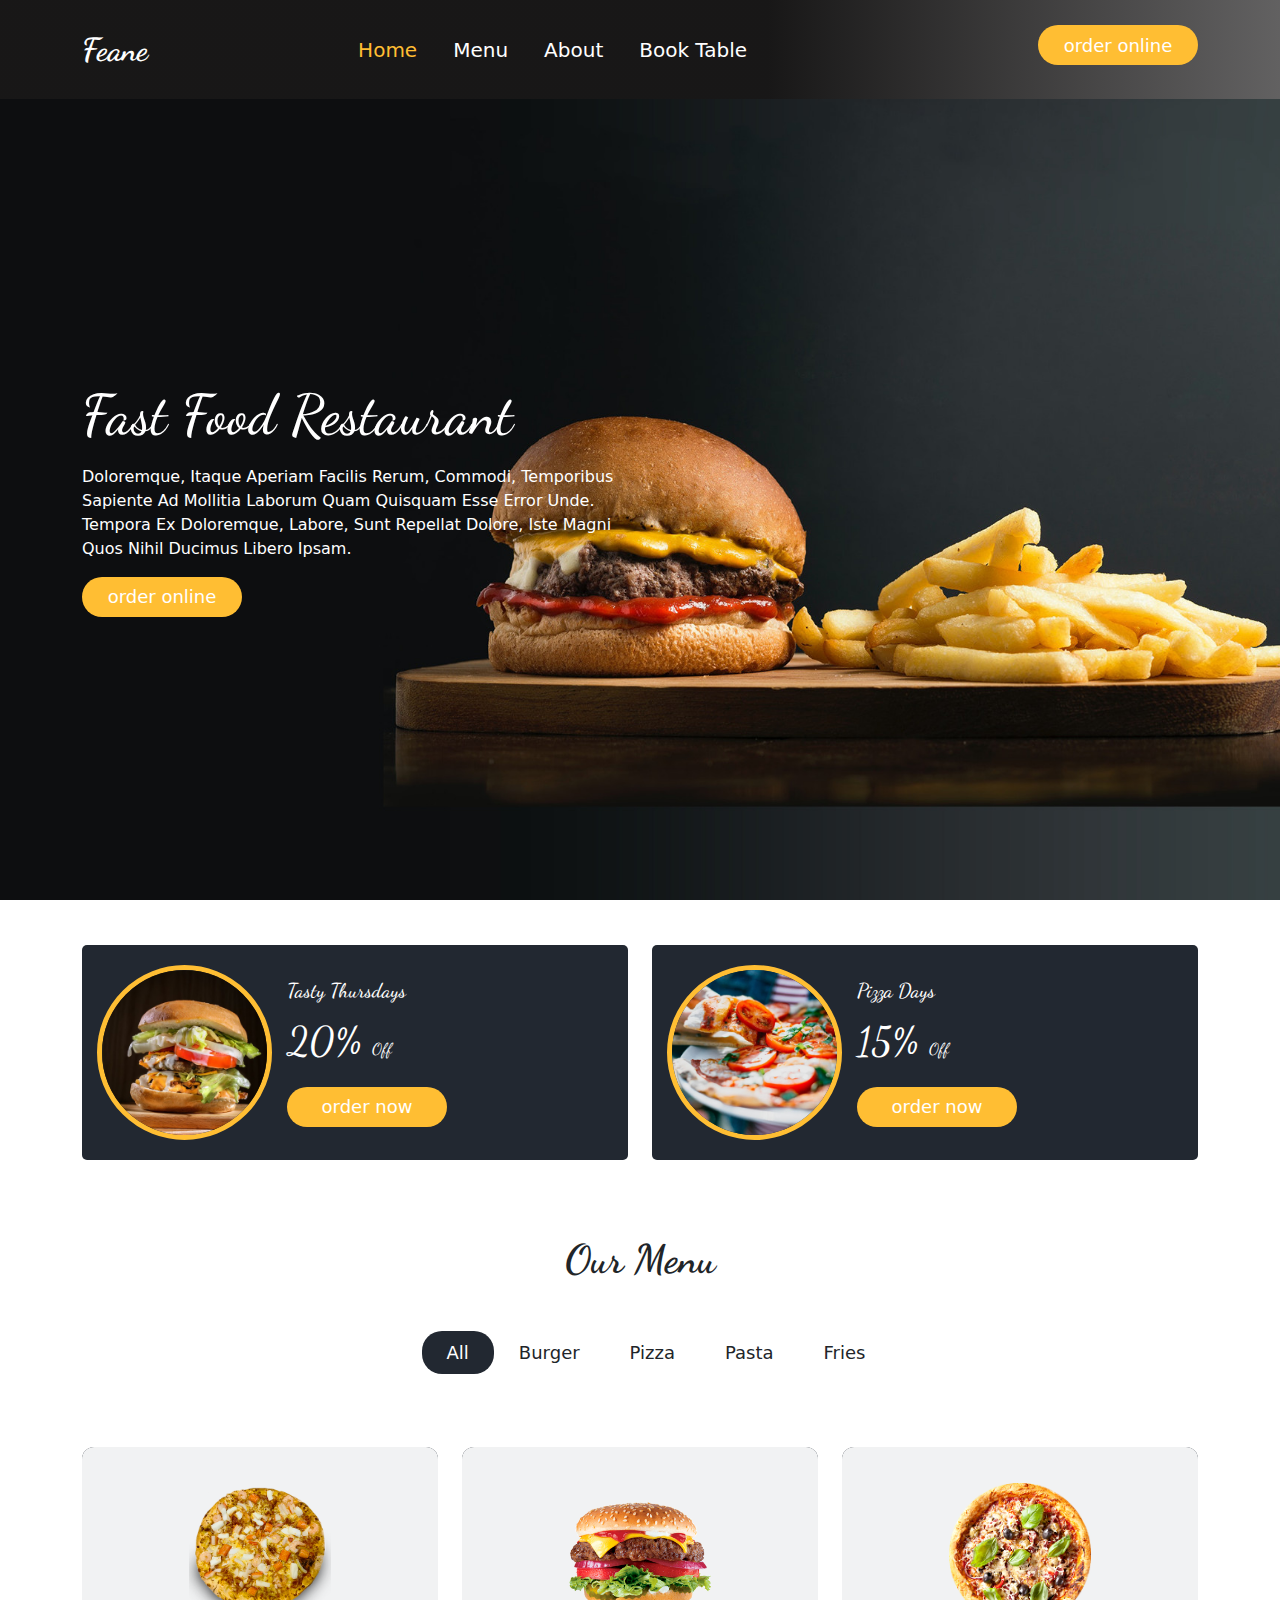
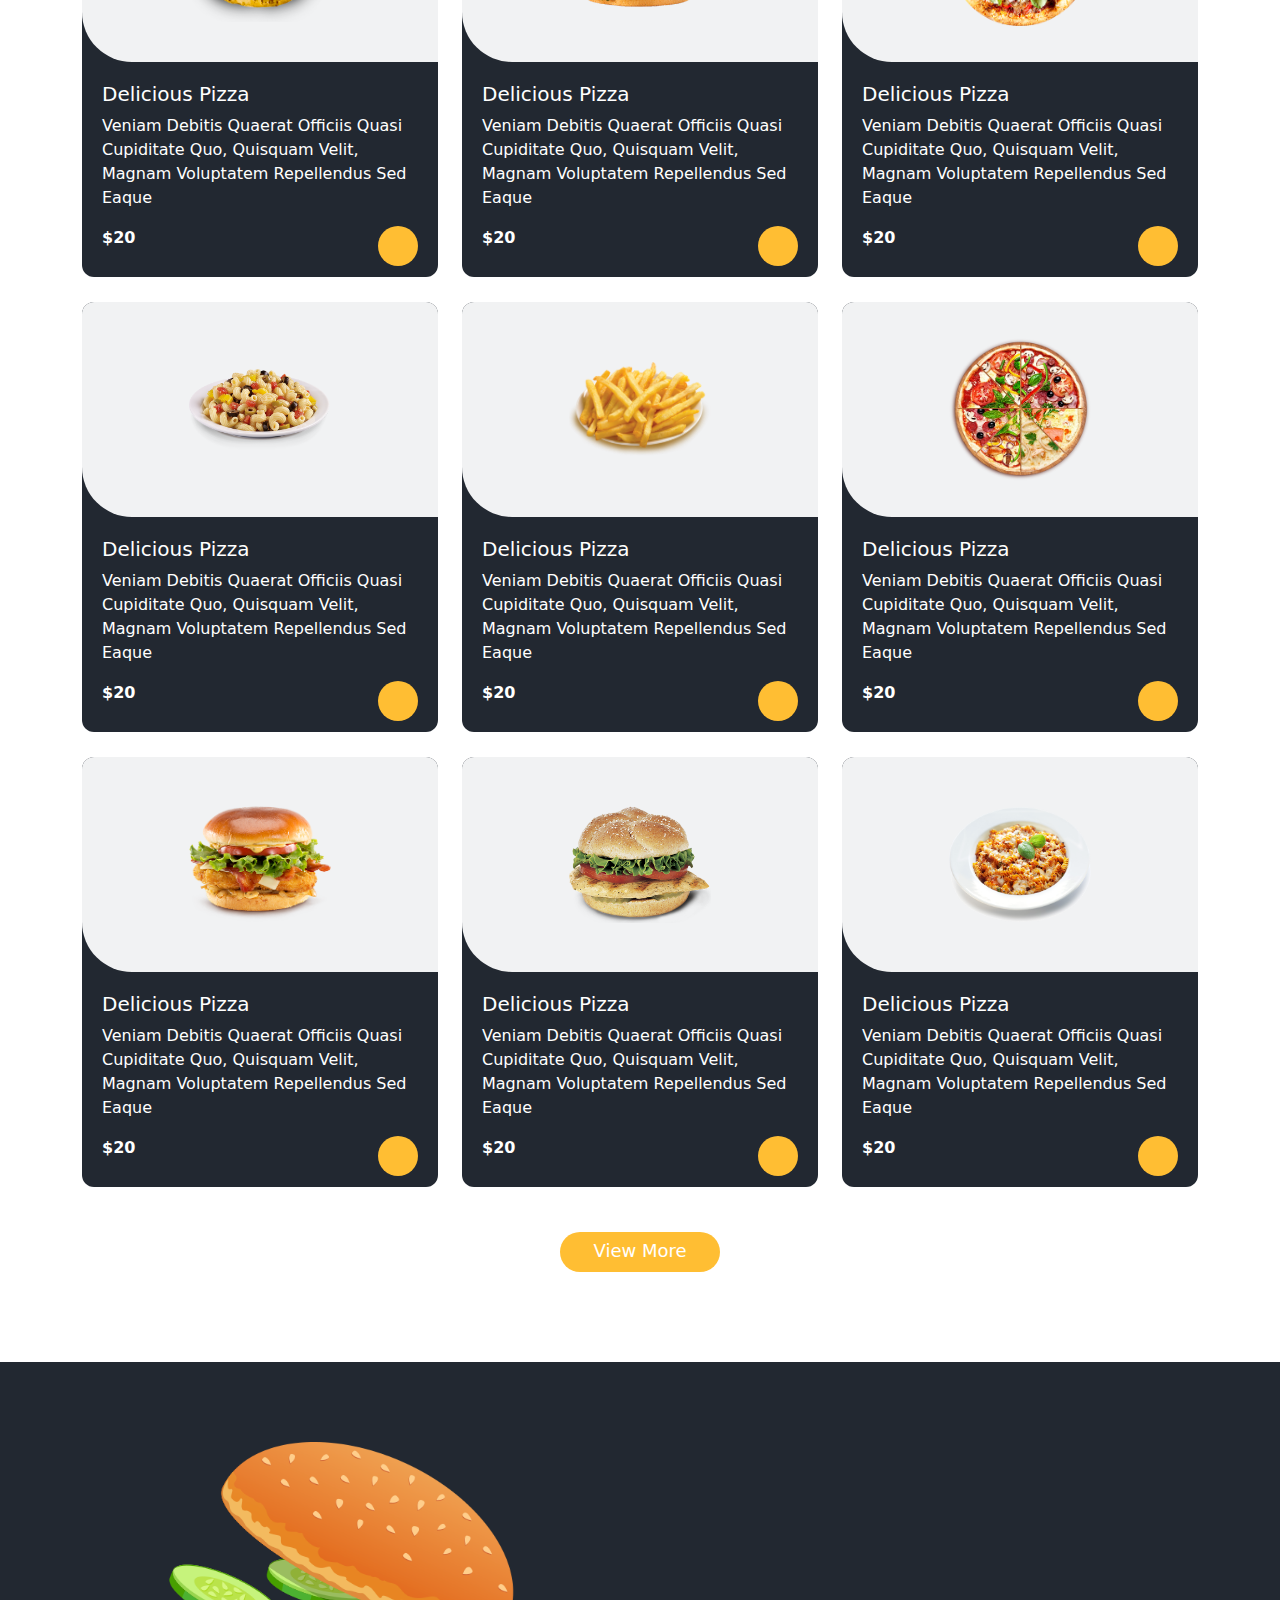
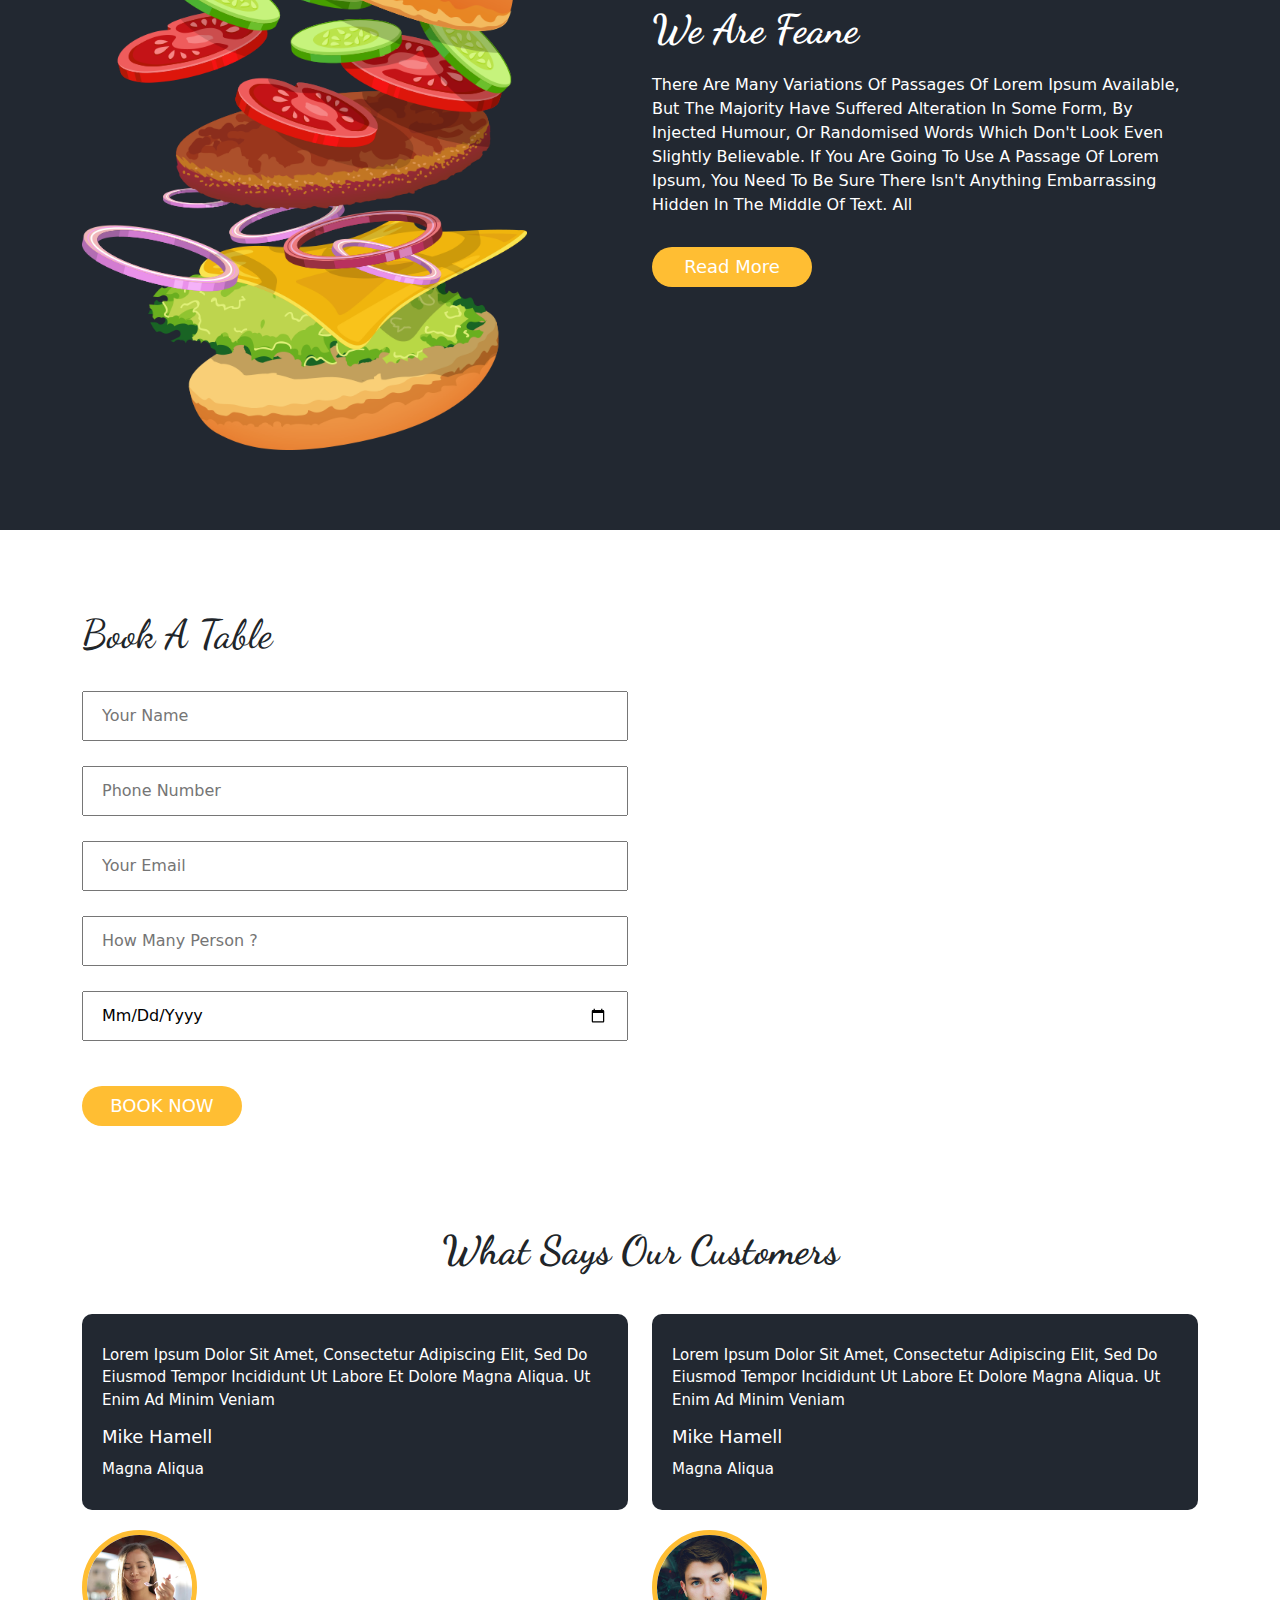
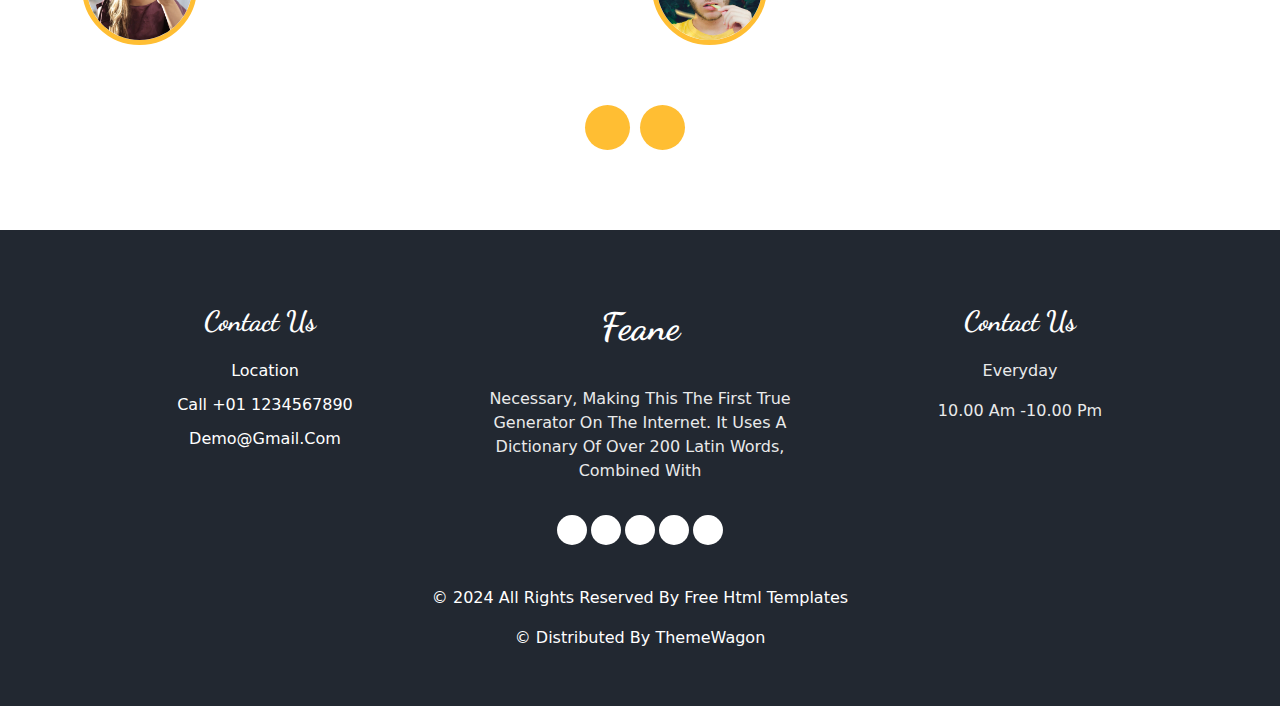
<file: index.html>
<!DOCTYPE html>
<html lang="en">

<head>
    <meta charset="UTF-8">
    <meta name="viewport" content="width=device-width, initial-scale=1.0">
    <title>page 1</title>

    <!-- This link css file-->
    <link rel="stylesheet" href="./all/css/style.css">

    <!-- This link css bootstarb file -->
    <link rel="stylesheet" href="./all/vendor/css_boot_strap/bootstrap.min.css">

    <!-- This link Google fonts -->
    <link rel="preconnect" href="https://fonts.googleapis.com">
    <link rel="preconnect" href="https://fonts.gstatic.com" crossorigin>
    <link
        href="https://fonts.googleapis.com/css2?family=Barlow+Condensed:wght@100;200;300;400;500;600&family=Cairo:wght@200;300;400;500;600;700;800&family=Dancing+Script:wght@400;500;600;700&family=Kanit:wght@300;500&family=Newsreader:opsz,wght@6..72,600&family=Roboto:wght@100;300;400;500&family=Satisfy&display=swap"
        rel="stylesheet">

    <!-- This link Icons  -->
    <link rel="stylesheet" href="https://cdnjs.cloudflare.com/ajax/libs/font-awesome/6.4.2/css/all.min.css"
        integrity="sha512-z3gLpd7yknf1YoNbCzqRKc4qyor8gaKU1qmn+CShxbuBusANI9QpRohGBreCFkKxLhei6S9CQXFEbbKuqLg0DA=="
        crossorigin="anonymous" referrerpolicy="no-referrer">

</head>

<body>

    <!-- start navbar  -->
    <nav class="navbar navbar-expand-lg bg-body-tertiary">
        <div class="container">
            <a class="navbar-brand title_nav" href="#">feane</a>
            <button class="navbar-toggler" type="button" data-bs-toggle="collapse"
                data-bs-target="#navbarSupportedContent" aria-controls="navbarSupportedContent" aria-expanded="false"
                aria-label="Toggle navigation">
                <span class="navbar-toggler-icon"></span>
            </button>

            <div class="collapse navbar-collapse" id="navbarSupportedContent">


                <ul class="navbar-nav mb-2 mb-lg-0">
                    <li class="nav-item ">
                        <a class="nav-link active" aria-current="page" href="#">Home</a>
                    </li>
                    <li class="nav-item">
                        <a class="nav-link" href="menu.html">menu</a>
                    </li>
                    <li class="nav-item">
                        <a class="nav-link" href="about.html">about</a>
                    </li>
                    <li class="nav-item">
                        <a class="nav-link" href="book.html">book table</a>
                    </li>
                </ul>

                <ul class="icons_nav">
                    <li><i class="fa-regular fa-user"></i></li>
                    <li><i class="fa-solid fa-cart-shopping"></i></li>
                    <li><i class="fa-solid fa-magnifying-glass"></i></li>

                    <button class="button">order online</button>
                </ul>


            </div>
        </div>
    </nav>
    <!-- end navbar  -->


    <!-- start header  -->
    <header class="landing">
        <div class="container">
            <div class="row">
                <div class="col-lg-6">
                    <h1>Fast Food Restaurant</h1>
                    <p>
                        Doloremque, itaque aperiam facilis rerum, commodi, temporibus sapiente ad mollitia laborum
                        quam
                        quisquam esse error
                        unde. Tempora ex doloremque, labore, sunt repellat dolore, iste magni quos nihil ducimus
                        libero
                        ipsam.
                    </p>
                    <button class="button">order online</button>
                </div>
            </div>
        </div>
    </header>
    <!-- end header  -->

    <!-- start header Element -->
    <section class="header_element">
        <div class="container">
            <div class="row">
                <div class="col-lg-6 col-md-6 col-sm-12">
                    <div class="all_element_header">
                        <div class="img_header_element">
                            <img src="./all/media/o1.jpg" alt="">
                        </div>
                        <div class="text_header_element">
                            <h2>Tasty Thursdays</h2>
                            <p>20% <span>off</span></p>
                            <button>order now <span><i class="fa-solid fa-cart-shopping"></i></span></button>
                        </div>
                    </div>
                </div>

                <div class="col-lg-6 col-md-6 col-sm-12">
                    <div class="all_element_header">
                        <div class="img_header_element">
                            <img src="./all/media/o2.jpg" alt="">
                        </div>
                        <div class="text_header_element">
                            <h2>Pizza Days</h2>
                            <p>15% <span>off</span></p>
                            <button>order now <span><i class="fa-solid fa-cart-shopping"></i></span></button>
                        </div>
                    </div>
                </div>
            </div>
        </div>
    </section>
    <!-- end header Element -->

    <!-- start section 1 our working  -->
    <section class="sec1">
        <div class="container">
            <div class="header_our text-center">
                <h2>our menu</h2>

                <ul>
                    <li class="list_active">all</li>
                    <li>Burger</li>
                    <li>Pizza</li>
                    <li>Pasta</li>
                    <li>Fries</li>
                </ul>
            </div>

            <div class="all_box_sec1">
                <div class="row">
                    <div class="col-lg-4 col-md-6 col-sm-12">
                        <div class="box_sec1">
                            <div class="img_sec1">
                                <img src="./all/media/f1.png" alt="">
                            </div>
                            <div class="text_sec1">
                                <h4>Delicious Pizza</h4>
                                <p class="p_box_top_sec1">Veniam Debitis Quaerat Officiis Quasi Cupiditate Quo, Quisquam
                                    Velit, Magnam
                                    Voluptatem Repellendus Sed Eaque</p>
                                <div class="icons_box_sec1">
                                    <p>$20</p>
                                    <span><i class="fa-solid fa-cart-shopping"></i></span>
                                </div>
                            </div>
                        </div>
                    </div>
                    <div class="col-lg-4 col-md-6 col-sm-12">
                        <div class="box_sec1">
                            <div class="img_sec1">
                                <img src="./all/media/f2.png" alt="">
                            </div>
                            <div class="text_sec1">
                                <h4>Delicious Pizza</h4>
                                <p class="p_box_top_sec1">Veniam Debitis Quaerat Officiis Quasi Cupiditate Quo, Quisquam
                                    Velit, Magnam
                                    Voluptatem Repellendus Sed Eaque</p>
                                <div class="icons_box_sec1">
                                    <p>$20</p>
                                    <span><i class="fa-solid fa-cart-shopping"></i></span>
                                </div>
                            </div>
                        </div>
                    </div>
                    <div class="col-lg-4 col-md-6 col-sm-12">
                        <div class="box_sec1">
                            <div class="img_sec1">
                                <img src="./all/media/f3.png" alt="">
                            </div>
                            <div class="text_sec1">
                                <h4>Delicious Pizza</h4>
                                <p class="p_box_top_sec1">Veniam Debitis Quaerat Officiis Quasi Cupiditate Quo, Quisquam
                                    Velit, Magnam
                                    Voluptatem Repellendus Sed Eaque</p>
                                <div class="icons_box_sec1">
                                    <p>$20</p>
                                    <span><i class="fa-solid fa-cart-shopping"></i></span>
                                </div>
                            </div>
                        </div>
                    </div>
                    <div class="col-lg-4 col-md-6 col-sm-12">
                        <div class="box_sec1">
                            <div class="img_sec1">
                                <img src="./all/media/f4.png" alt="">
                            </div>
                            <div class="text_sec1">
                                <h4>Delicious Pizza</h4>
                                <p class="p_box_top_sec1">Veniam Debitis Quaerat Officiis Quasi Cupiditate Quo, Quisquam
                                    Velit, Magnam
                                    Voluptatem Repellendus Sed Eaque</p>
                                <div class="icons_box_sec1">
                                    <p>$20</p>
                                    <span><i class="fa-solid fa-cart-shopping"></i></span>
                                </div>
                            </div>
                        </div>
                    </div>
                    <div class="col-lg-4 col-md-6 col-sm-12">
                        <div class="box_sec1">
                            <div class="img_sec1">
                                <img src="./all/media/f5.png" alt="">
                            </div>
                            <div class="text_sec1">
                                <h4>Delicious Pizza</h4>
                                <p class="p_box_top_sec1">Veniam Debitis Quaerat Officiis Quasi Cupiditate Quo, Quisquam
                                    Velit, Magnam
                                    Voluptatem Repellendus Sed Eaque</p>
                                <div class="icons_box_sec1">
                                    <p>$20</p>
                                    <span><i class="fa-solid fa-cart-shopping"></i></span>
                                </div>
                            </div>
                        </div>
                    </div>
                    <div class="col-lg-4 col-md-6 col-sm-12">
                        <div class="box_sec1">
                            <div class="img_sec1">
                                <img src="./all/media/f6.png" alt="">
                            </div>
                            <div class="text_sec1">
                                <h4>Delicious Pizza</h4>
                                <p class="p_box_top_sec1">Veniam Debitis Quaerat Officiis Quasi Cupiditate Quo, Quisquam
                                    Velit, Magnam
                                    Voluptatem Repellendus Sed Eaque</p>
                                <div class="icons_box_sec1">
                                    <p>$20</p>
                                    <span><i class="fa-solid fa-cart-shopping"></i></span>
                                </div>
                            </div>
                        </div>
                    </div>
                    <div class="col-lg-4 col-md-6 col-sm-12">
                        <div class="box_sec1">
                            <div class="img_sec1">
                                <img src="./all/media/f7.png" alt="">
                            </div>
                            <div class="text_sec1">
                                <h4>Delicious Pizza</h4>
                                <p class="p_box_top_sec1">Veniam Debitis Quaerat Officiis Quasi Cupiditate Quo, Quisquam
                                    Velit, Magnam
                                    Voluptatem Repellendus Sed Eaque</p>
                                <div class="icons_box_sec1">
                                    <p>$20</p>
                                    <span><i class="fa-solid fa-cart-shopping"></i></span>
                                </div>
                            </div>
                        </div>
                    </div>
                    <div class="col-lg-4 col-md-6 col-sm-12">
                        <div class="box_sec1">
                            <div class="img_sec1">
                                <img src="./all/media/f8.png" alt="">
                            </div>
                            <div class="text_sec1">
                                <h4>Delicious Pizza</h4>
                                <p class="p_box_top_sec1">Veniam Debitis Quaerat Officiis Quasi Cupiditate Quo, Quisquam
                                    Velit, Magnam
                                    Voluptatem Repellendus Sed Eaque</p>
                                <div class="icons_box_sec1">
                                    <p>$20</p>
                                    <span><i class="fa-solid fa-cart-shopping"></i></span>
                                </div>
                            </div>
                        </div>
                    </div>
                    <div class="col-lg-4 col-md-6 col-sm-12">
                        <div class="box_sec1">
                            <div class="img_sec1">
                                <img src="./all/media/f9.png" alt="">
                            </div>
                            <div class="text_sec1">
                                <h4>Delicious Pizza</h4>
                                <p class="p_box_top_sec1">Veniam Debitis Quaerat Officiis Quasi Cupiditate Quo, Quisquam
                                    Velit, Magnam
                                    Voluptatem Repellendus Sed Eaque</p>
                                <div class="icons_box_sec1">
                                    <p>$20</p>
                                    <span><i class="fa-solid fa-cart-shopping"></i></span>
                                </div>
                            </div>
                        </div>
                    </div>
                </div>
            </div>
            <div class="btn_sec1">
                <div class="but_sec1_bottom text-center">view more</div>
            </div>
        </div>

    </section>
    <!-- end section 1 our working  -->

    <!-- start section 2  -->
    <section class="sec2">
        <div class="container">
            <div class="row all_sec2">
                <div class="col-lg-6 col-md-6 col-sm-12">
                    <div class="img_sec2">
                        <img src="./all/media/about-img.png" alt="">
                    </div>
                </div>
                <div class="col-lg-6 col-md-6 col-sm-12">
                    <div class="text_sec2">
                        <h2>We Are Feane</h2>
                        <p>There are many variations of passages of Lorem Ipsum available, but the majority have
                            suffered alteration in some form,
                            by injected humour, or randomised words which don't look even slightly believable. If
                            you are going to use a passage of
                            Lorem Ipsum, you need to be sure there isn't anything embarrassing hidden in the middle
                            of text. All
                        </p>
                        <button>read more</button>
                    </div>
                </div>

            </div>
        </div>
    </section>
    <!-- end section 2  -->

    <!-- start section 3 form  -->
    <section class="sec3">
        <div class="container">
            <div class="header_sec3">
                <h2>Book A Table</h2>
            </div>

            <div class="row sec3_row">
                <div class="col-lg-6 col-md-6 col-sm-12">
                    <div class="all_form_sec3">
                        <div class="form_sec3">
                            <form action="">
                                <div>
                                    <input type="text" placeholder="your name">
                                </div>
                                <div>
                                    <input type="number " placeholder="phone number ">
                                </div>
                                <div>
                                    <input type="email" placeholder="your email">
                                </div>
                                <div>
                                    <input type="number" placeholder="how many person ?">
                                </div>
                                <div>
                                    <input type="date" placeholder="">
                                </div>
                            </form>
                        </div>

                        <div class="btn_sec3">
                            <button>book now</button>
                        </div>
                    </div>
                </div>

                <div class="col-lg-6 col-md-6 col-sm-12">
                    <div class="map_sec3">
                        <iframe
                            src="https://www.google.com/maps/embed?pb=!1m14!1m8!1m3!1d756.0582611751925!2d-74.005737!3d40.712886!3m2!1i1024!2i768!4f13.1!3m3!1m2!1s0x89c25a221033756f%3A0xfd3ae0851a438f14!2sServicios%20Gael%20SA!5e0!3m2!1sar!2seg!4v1704485888144!5m2!1sar!2seg"
                            width="600" height="450" style="border:0;" allowfullscreen="" loading="lazy"
                            referrerpolicy="no-referrer-when-downgrade"></iframe>
                    </div>
                </div>

            </div>
        </div>
    </section>
    <!-- end section 3 form  -->

    <!-- start section 4  -->
    <section class="sec4">
        <div class="container">
            <div class="header_sec4">
                <h2>What Says Our Customers</h2>
            </div>

            <div class="row">
                <div class="col-lg-6 col-md-6 col-sm-6">
                    <div class="all_sec4">
                        <div class="text_sec4">
                            <p>Lorem ipsum dolor sit amet, consectetur adipiscing elit, sed do eiusmod tempor incididunt
                                ut labore et dolore magna
                                aliqua. Ut enim ad minim veniam</p>
                            <h5>Mike Hamell</h5>
                            <p>magna aliqua</p>
                        </div>

                        <div class="img_sec4">
                            <img src="./all/media/client1.jpg" alt="">
                        </div>
                    </div>
                </div>

                <div class="col-lg-6 col-md-12 col-sm-12">
                    <div class="all_sec4">
                        <div class="text_sec4">
                            <p>Lorem ipsum dolor sit amet, consectetur adipiscing elit, sed do eiusmod tempor incididunt
                                ut labore et dolore magna
                                aliqua. Ut enim ad minim veniam</p>
                            <h5>Mike Hamell</h5>
                            <p>magna aliqua</p>
                        </div>

                        <div class="img_sec4">
                            <img src="./all/media/client2.jpg" alt="">
                        </div>
                    </div>
                </div>
            </div>

            <div class="left_and_right_sec4">
                <div class="arrow_left arrow_sec4">
                    <i class="fa-solid fa-arrow-left"></i>
                </div>
                <div class="arrow_right arrow_sec4">
                    <i class="fa-solid fa-arrow-right"></i>
                </div>
            </div>

        </div>
    </section>
    <!-- end section 4  -->

    <!-- start footer  -->
    <footer>
        <div class="container">
            <div class="row">
                <div class="col-lg-4 col-md-4 col-sm12">
                    <div class="all_footer_top">
                        <div class="footer_contact">
                            <div class="header_footer_top">
                                <h2>Contact Us</h2>
                            </div>
                            <div class="links_contact">
                                <div>
                                    <i class="fa-solid fa-location-dot"></i>
                                    <p class="footer_contact_p">location</p>
                                </div>
                                <div>
                                    <i class="fa-solid fa-phone"></i>
                                    <p class="footer_contact_p">call +01 1234567890</p>
                                </div>
                                <div>
                                    <i class="fa-solid fa-envelope"></i>
                                    <p class="footer_contact_p">demo@gmail.com</p>
                                </div>
                            </div>
                        </div>
                    </div>
                </div>

                <div class="col-lg-4 col-md-4 col-sm12">
                    <div class="all_footer_social">
                        <div class="header_footer_top">
                            <h2>feane</h2>
                        </div>

                        <div class="social_p">
                            <p>Necessary, making this the first true generator on the Internet. It uses a dictionary of
                                over 200 Latin words, combined
                                with</p>
                        </div>

                        <div class="social_Icons_footer">
                            <div>
                                <i class="fa-brands fa-facebook-f"></i>
                            </div>
                            <div>
                                <i class="fa-brands fa-twitter"></i>
                            </div>
                            <div>
                                <i class="fa-brands fa-linkedin"></i>
                            </div>
                            <div>
                                <i class="fa-brands fa-instagram"></i>
                            </div>
                            <div>
                                <i class="fa-brands fa-pinterest"></i>
                            </div>
                        </div>
                    </div>
                </div>

                <div class="col-lg-4 col-md-4 col-sm12">
                    <div class="all_footer_right">
                        <div class="header_footer_top">
                            <h2>Contact Us</h2>
                        </div>
                        <div class="text_footer_right">
                            <p>Everyday</p>
                            <p>10.00 Am -10.00 Pm</p>
                        </div>
                    </div>
                </div>

            </div>

            <div class="text_footer_bottom">
                <p>© 2024 All Rights Reserved By Free Html Templates</p>
                <p>© Distributed By ThemeWagon</p>
            </div>
        </div>
    </footer>
    <!-- end footer  -->



    <script src="./all/vendor/js_bootstrap/bootstrap.bundle.min.js"></script>
</body>

</html>
</file>
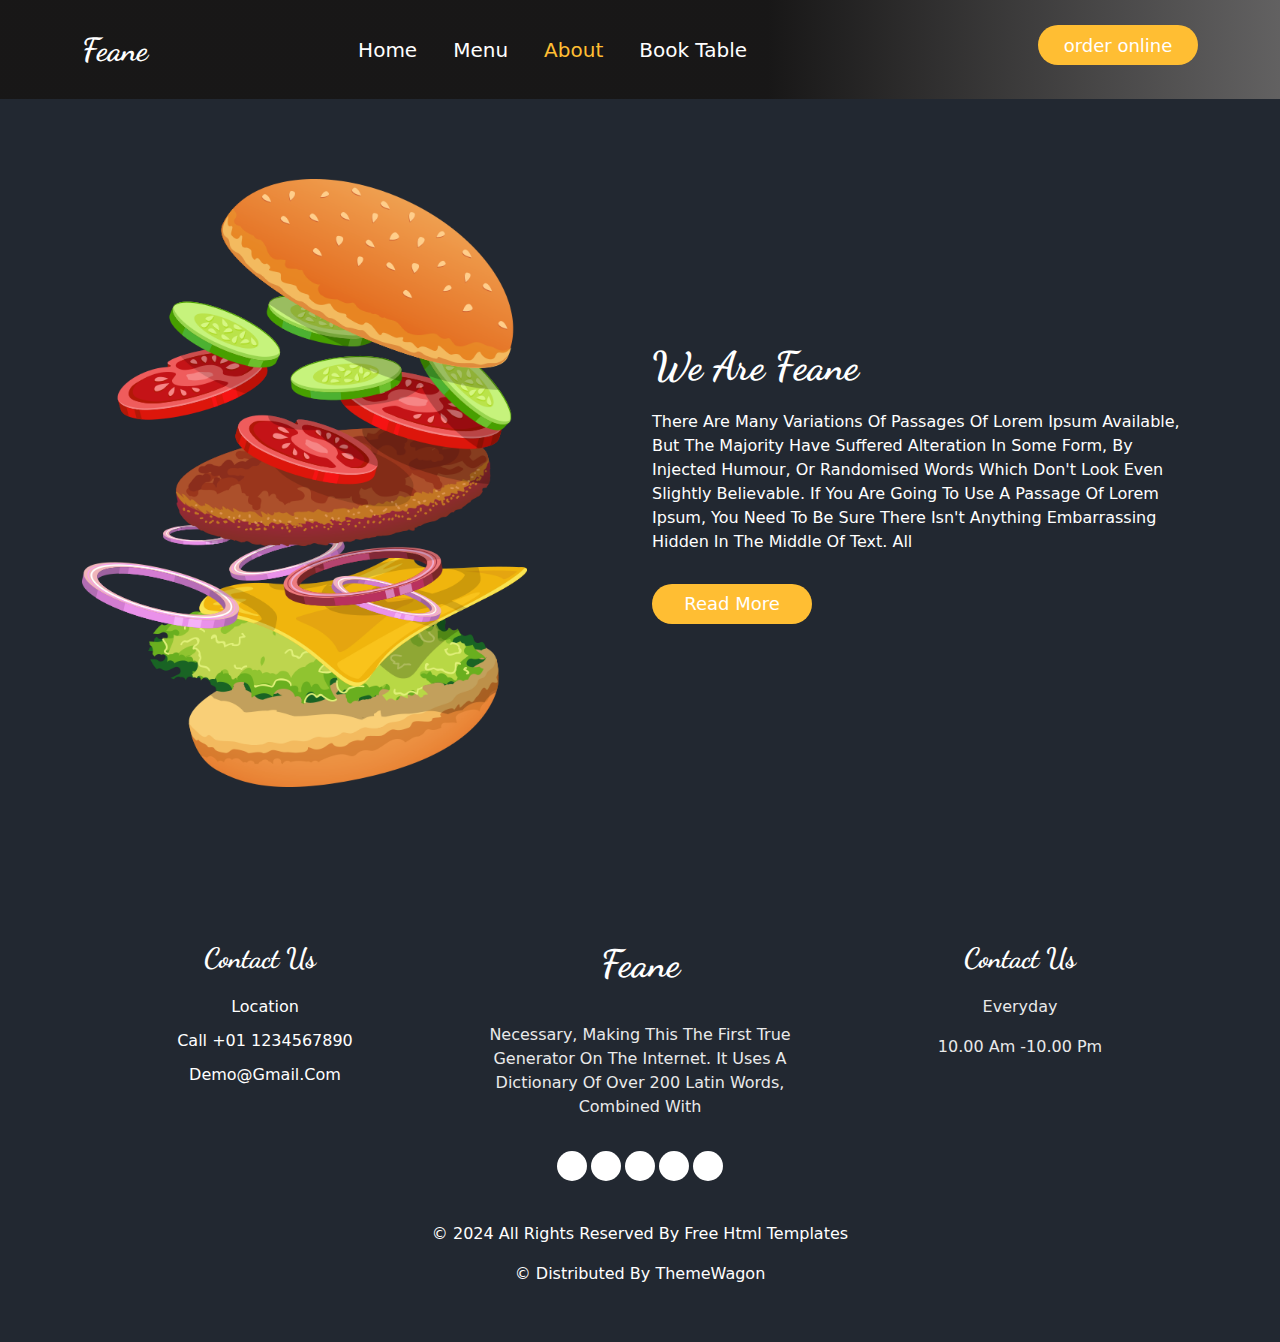
<file: about.html>
<!DOCTYPE html>
<html lang="en">

<head>
    <meta charset="UTF-8">
    <meta name="viewport" content="width=device-width, initial-scale=1.0">
    <title>about</title>

    <!-- This link css file-->
    <link rel="stylesheet" href="./all/css/style.css">

    <!-- This link css bootstarb file -->
    <link rel="stylesheet" href="./all/vendor/css_boot_strap/bootstrap.min.css">

    <!-- This link Google fonts -->
    <link rel="preconnect" href="https://fonts.googleapis.com">
    <link rel="preconnect" href="https://fonts.gstatic.com" crossorigin>
    <link
        href="https://fonts.googleapis.com/css2?family=Barlow+Condensed:wght@100;200;300;400;500;600&family=Cairo:wght@200;300;400;500;600;700;800&family=Dancing+Script:wght@400;500;600;700&family=Kanit:wght@300;500&family=Newsreader:opsz,wght@6..72,600&family=Roboto:wght@100;300;400;500&family=Satisfy&display=swap"
        rel="stylesheet">

    <!-- This link Icons  -->
    <link rel="stylesheet" href="https://cdnjs.cloudflare.com/ajax/libs/font-awesome/6.4.2/css/all.min.css"
        integrity="sha512-z3gLpd7yknf1YoNbCzqRKc4qyor8gaKU1qmn+CShxbuBusANI9QpRohGBreCFkKxLhei6S9CQXFEbbKuqLg0DA=="
        crossorigin="anonymous" referrerpolicy="no-referrer">

    <!-- This is title page -->
    <title>about</title>
</head>

<body>

    <!-- start navbar  -->
    <nav class="navbar navbar-expand-lg bg-body-tertiary">
        <div class="container">
            <a class="navbar-brand title_nav" href="#">feane</a>
            <button class="navbar-toggler" type="button" data-bs-toggle="collapse"
                data-bs-target="#navbarSupportedContent" aria-controls="navbarSupportedContent" aria-expanded="false"
                aria-label="Toggle navigation">
                <span class="navbar-toggler-icon"></span>
            </button>

            <div class="collapse navbar-collapse" id="navbarSupportedContent">


                <ul class="navbar-nav mb-2 mb-lg-0">
                    <li class="nav-item ">
                        <a class="nav-link " aria-current="page" href="index.html">Home</a>
                    </li>
                    <li class="nav-item">
                        <a class="nav-link" href="menu.html">menu</a>
                    </li>
                    <li class="nav-item">
                        <a class="nav-link active" href="#">about</a>
                    </li>
                    <li class="nav-item">
                        <a class="nav-link" href="book.html">book table</a>
                    </li>
                </ul>

                <ul class="icons_nav">
                    <li><i class="fa-regular fa-user"></i></li>
                    <li><i class="fa-solid fa-cart-shopping"></i></li>
                    <li><i class="fa-solid fa-magnifying-glass"></i></li>

                    <button class="button">order online</button>
                </ul>


            </div>
        </div>
    </nav>
    <!-- end navbar  -->

    <!-- start section 2  -->
    <section class="sec2">
        <div class="container">
            <div class="row all_sec2">
                <div class="col-lg-6 col-md-6 col-sm-12">
                    <div class="img_sec2">
                        <img src="./all/media/about-img.png" alt="">
                    </div>
                </div>
                <div class="col-lg-6 col-md-6 col-sm-12">
                    <div class="text_sec2">
                        <h2>We Are Feane</h2>
                        <p>There are many variations of passages of Lorem Ipsum available, but the majority have
                            suffered alteration in some form,
                            by injected humour, or randomised words which don't look even slightly believable. If
                            you are going to use a passage of
                            Lorem Ipsum, you need to be sure there isn't anything embarrassing hidden in the middle
                            of text. All
                        </p>
                        <button>read more</button>
                    </div>
                </div>

            </div>
        </div>
    </section>
    <!-- end section 2  -->

    <!-- start footer  -->
    <footer>
        <div class="container">
            <div class="row">
                <div class="col-lg-4 col-md-4 col-sm12">
                    <div class="all_footer_top">
                        <div class="footer_contact">
                            <div class="header_footer_top">
                                <h2>Contact Us</h2>
                            </div>
                            <div class="links_contact">
                                <div>
                                    <i class="fa-solid fa-location-dot"></i>
                                    <p class="footer_contact_p">location</p>
                                </div>
                                <div>
                                    <i class="fa-solid fa-phone"></i>
                                    <p class="footer_contact_p">call +01 1234567890</p>
                                </div>
                                <div>
                                    <i class="fa-solid fa-envelope"></i>
                                    <p class="footer_contact_p">demo@gmail.com</p>
                                </div>
                            </div>
                        </div>
                    </div>
                </div>

                <div class="col-lg-4 col-md-4 col-sm12">
                    <div class="all_footer_social">
                        <div class="header_footer_top">
                            <h2>feane</h2>
                        </div>

                        <div class="social_p">
                            <p>Necessary, making this the first true generator on the Internet. It uses a dictionary of
                                over 200 Latin words, combined
                                with</p>
                        </div>

                        <div class="social_Icons_footer">
                            <div>
                                <i class="fa-brands fa-facebook-f"></i>
                            </div>
                            <div>
                                <i class="fa-brands fa-twitter"></i>
                            </div>
                            <div>
                                <i class="fa-brands fa-linkedin"></i>
                            </div>
                            <div>
                                <i class="fa-brands fa-instagram"></i>
                            </div>
                            <div>
                                <i class="fa-brands fa-pinterest"></i>
                            </div>
                        </div>
                    </div>
                </div>

                <div class="col-lg-4 col-md-4 col-sm12">
                    <div class="all_footer_right">
                        <div class="header_footer_top">
                            <h2>Contact Us</h2>
                        </div>
                        <div class="text_footer_right">
                            <p>Everyday</p>
                            <p>10.00 Am -10.00 Pm</p>
                        </div>
                    </div>
                </div>

            </div>

            <div class="text_footer_bottom">
                <p>© 2024 All Rights Reserved By Free Html Templates</p>
                <p>© Distributed By ThemeWagon</p>
            </div>
        </div>
    </footer>
    <!-- end footer  -->



    <script src="./all/vendor/js_bootstrap/bootstrap.bundle.min.js"></script>
</body>

</html>
</file>
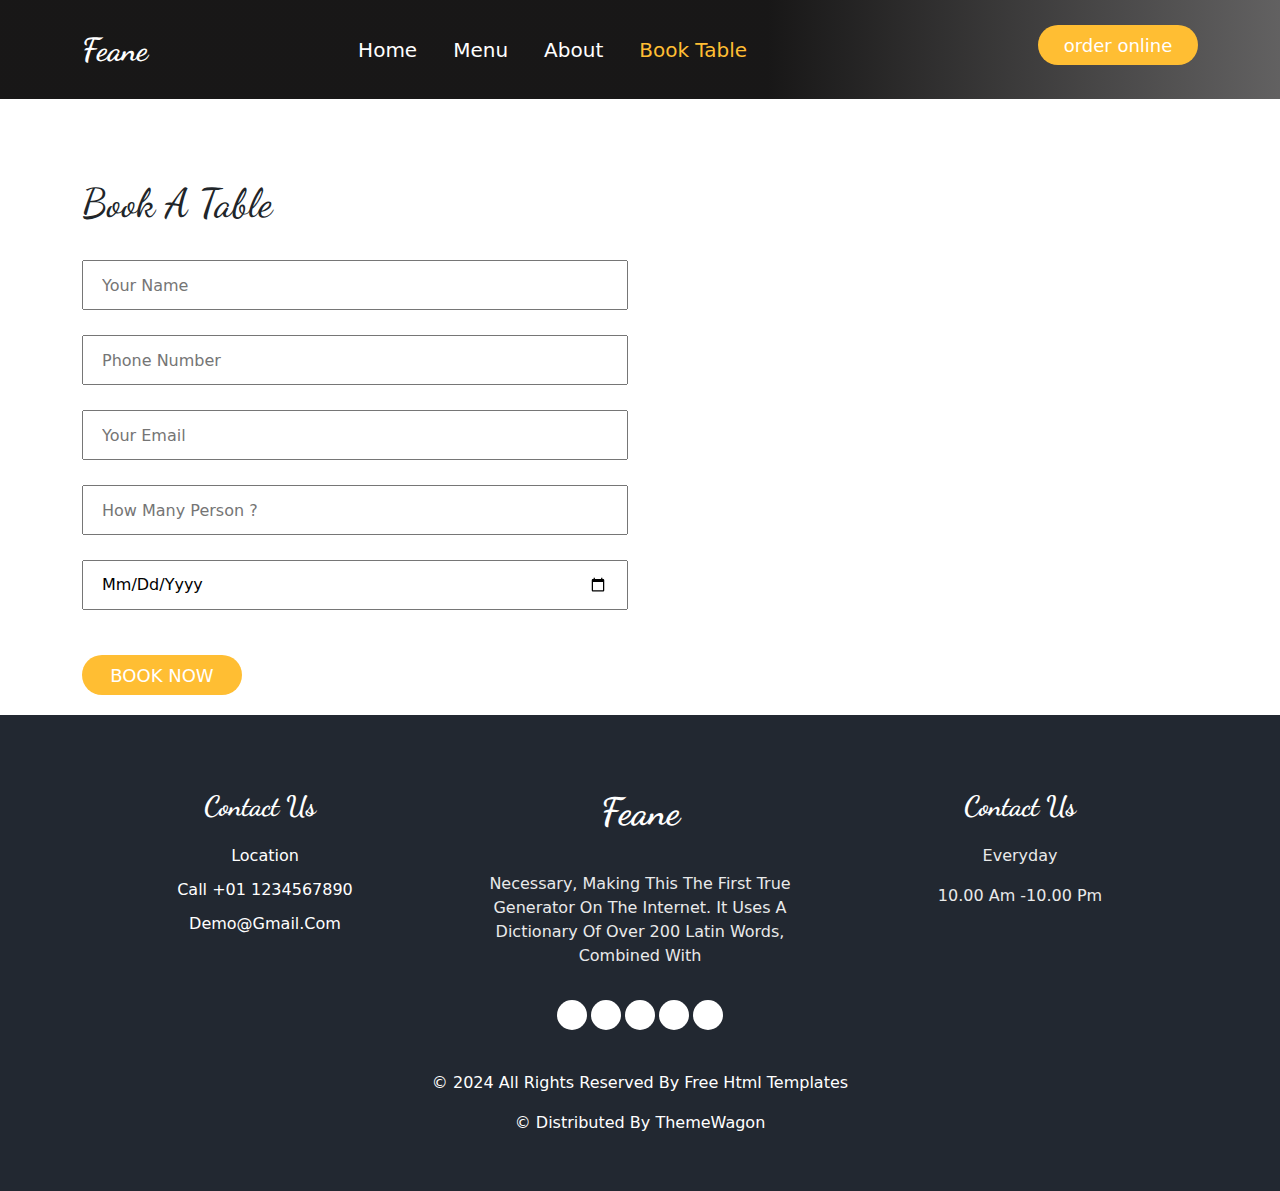
<file: book.html>
<!DOCTYPE html>
<html lang="en">

<head>
    <meta charset="UTF-8">
    <meta name="viewport" content="width=device-width, initial-scale=1.0">
    <title>book table</title>

    <!-- This link css file-->
    <link rel="stylesheet" href="./all/css/style.css">

    <!-- This link css bootstarb file -->
    <link rel="stylesheet" href="./all/vendor/css_boot_strap/bootstrap.min.css">

    <!-- This link Google fonts -->
    <link rel="preconnect" href="https://fonts.googleapis.com">
    <link rel="preconnect" href="https://fonts.gstatic.com" crossorigin>
    <link
        href="https://fonts.googleapis.com/css2?family=Barlow+Condensed:wght@100;200;300;400;500;600&family=Cairo:wght@200;300;400;500;600;700;800&family=Dancing+Script:wght@400;500;600;700&family=Kanit:wght@300;500&family=Newsreader:opsz,wght@6..72,600&family=Roboto:wght@100;300;400;500&family=Satisfy&display=swap"
        rel="stylesheet">

    <!-- This link Icons  -->
    <link rel="stylesheet" href="https://cdnjs.cloudflare.com/ajax/libs/font-awesome/6.4.2/css/all.min.css"
        integrity="sha512-z3gLpd7yknf1YoNbCzqRKc4qyor8gaKU1qmn+CShxbuBusANI9QpRohGBreCFkKxLhei6S9CQXFEbbKuqLg0DA=="
        crossorigin="anonymous" referrerpolicy="no-referrer">

</head>

<body>

    <!-- start navbar  -->
    <nav class="navbar navbar-expand-lg bg-body-tertiary">
        <div class="container">
            <a class="navbar-brand title_nav" href="#">feane</a>
            <button class="navbar-toggler" type="button" data-bs-toggle="collapse"
                data-bs-target="#navbarSupportedContent" aria-controls="navbarSupportedContent" aria-expanded="false"
                aria-label="Toggle navigation">
                <span class="navbar-toggler-icon"></span>
            </button>

            <div class="collapse navbar-collapse" id="navbarSupportedContent">


                <ul class="navbar-nav mb-2 mb-lg-0">
                    <li class="nav-item ">
                        <a class="nav-link " aria-current="page" href="index.html">Home</a>
                    </li>
                    <li class="nav-item">
                        <a class="nav-link" href="menu.html">menu</a>
                    </li>
                    <li class="nav-item">
                        <a class="nav-link " href="about.html">about</a>
                    </li>
                    <li class="nav-item">
                        <a class="nav-link active" href="#">book table</a>
                    </li>
                </ul>

                <ul class="icons_nav">
                    <li><i class="fa-regular fa-user"></i></li>
                    <li><i class="fa-solid fa-cart-shopping"></i></li>
                    <li><i class="fa-solid fa-magnifying-glass"></i></li>

                    <button class="button">order online</button>
                </ul>


            </div>
        </div>
    </nav>
    <!-- end navbar  -->

    <!-- start section 3 form  -->
    <section class="sec3">
        <div class="container">
            <div class="header_sec3">
                <h2>Book A Table</h2>
            </div>

            <div class="row sec3_row">
                <div class="col-lg-6 col-md-6 col-sm-12">
                    <div class="all_form_sec3">
                        <div class="form_sec3">
                            <form action="">
                                <div>
                                    <input type="text" placeholder="your name">
                                </div>
                                <div>
                                    <input type="number " placeholder="phone number ">
                                </div>
                                <div>
                                    <input type="email" placeholder="your email">
                                </div>
                                <div>
                                    <input type="number" placeholder="how many person ?">
                                </div>
                                <div>
                                    <input type="date" placeholder="">
                                </div>
                            </form>
                        </div>

                        <div class="btn_sec3">
                            <button>book now</button>
                        </div>
                    </div>
                </div>

                <div class="col-lg-6 col-md-6 col-sm-12">
                    <div class="map_sec3">
                        <iframe
                            src="https://www.google.com/maps/embed?pb=!1m14!1m8!1m3!1d756.0582611751925!2d-74.005737!3d40.712886!3m2!1i1024!2i768!4f13.1!3m3!1m2!1s0x89c25a221033756f%3A0xfd3ae0851a438f14!2sServicios%20Gael%20SA!5e0!3m2!1sar!2seg!4v1704485888144!5m2!1sar!2seg"
                            width="600" height="450" style="border:0;" allowfullscreen="" loading="lazy"
                            referrerpolicy="no-referrer-when-downgrade"></iframe>
                    </div>
                </div>

            </div>
        </div>
    </section>
    <!-- end section 3 form  -->

    <!-- start footer  -->
    <footer>
        <div class="container">
            <div class="row">
                <div class="col-lg-4 col-md-4 col-sm12">
                    <div class="all_footer_top">
                        <div class="footer_contact">
                            <div class="header_footer_top">
                                <h2>Contact Us</h2>
                            </div>
                            <div class="links_contact">
                                <div>
                                    <i class="fa-solid fa-location-dot"></i>
                                    <p class="footer_contact_p">location</p>
                                </div>
                                <div>
                                    <i class="fa-solid fa-phone"></i>
                                    <p class="footer_contact_p">call +01 1234567890</p>
                                </div>
                                <div>
                                    <i class="fa-solid fa-envelope"></i>
                                    <p class="footer_contact_p">demo@gmail.com</p>
                                </div>
                            </div>
                        </div>
                    </div>
                </div>

                <div class="col-lg-4 col-md-4 col-sm12">
                    <div class="all_footer_social">
                        <div class="header_footer_top">
                            <h2>feane</h2>
                        </div>

                        <div class="social_p">
                            <p>Necessary, making this the first true generator on the Internet. It uses a dictionary of
                                over 200 Latin words, combined
                                with</p>
                        </div>

                        <div class="social_Icons_footer">
                            <div>
                                <i class="fa-brands fa-facebook-f"></i>
                            </div>
                            <div>
                                <i class="fa-brands fa-twitter"></i>
                            </div>
                            <div>
                                <i class="fa-brands fa-linkedin"></i>
                            </div>
                            <div>
                                <i class="fa-brands fa-instagram"></i>
                            </div>
                            <div>
                                <i class="fa-brands fa-pinterest"></i>
                            </div>
                        </div>
                    </div>
                </div>

                <div class="col-lg-4 col-md-4 col-sm12">
                    <div class="all_footer_right">
                        <div class="header_footer_top">
                            <h2>Contact Us</h2>
                        </div>
                        <div class="text_footer_right">
                            <p>Everyday</p>
                            <p>10.00 Am -10.00 Pm</p>
                        </div>
                    </div>
                </div>

            </div>

            <div class="text_footer_bottom">
                <p>© 2024 All Rights Reserved By Free Html Templates</p>
                <p>© Distributed By ThemeWagon</p>
            </div>
        </div>
    </footer>
    <!-- end footer  -->



    <script src="./all/vendor/js_bootstrap/bootstrap.bundle.min.js"></script>
</body>

</html>
</file>
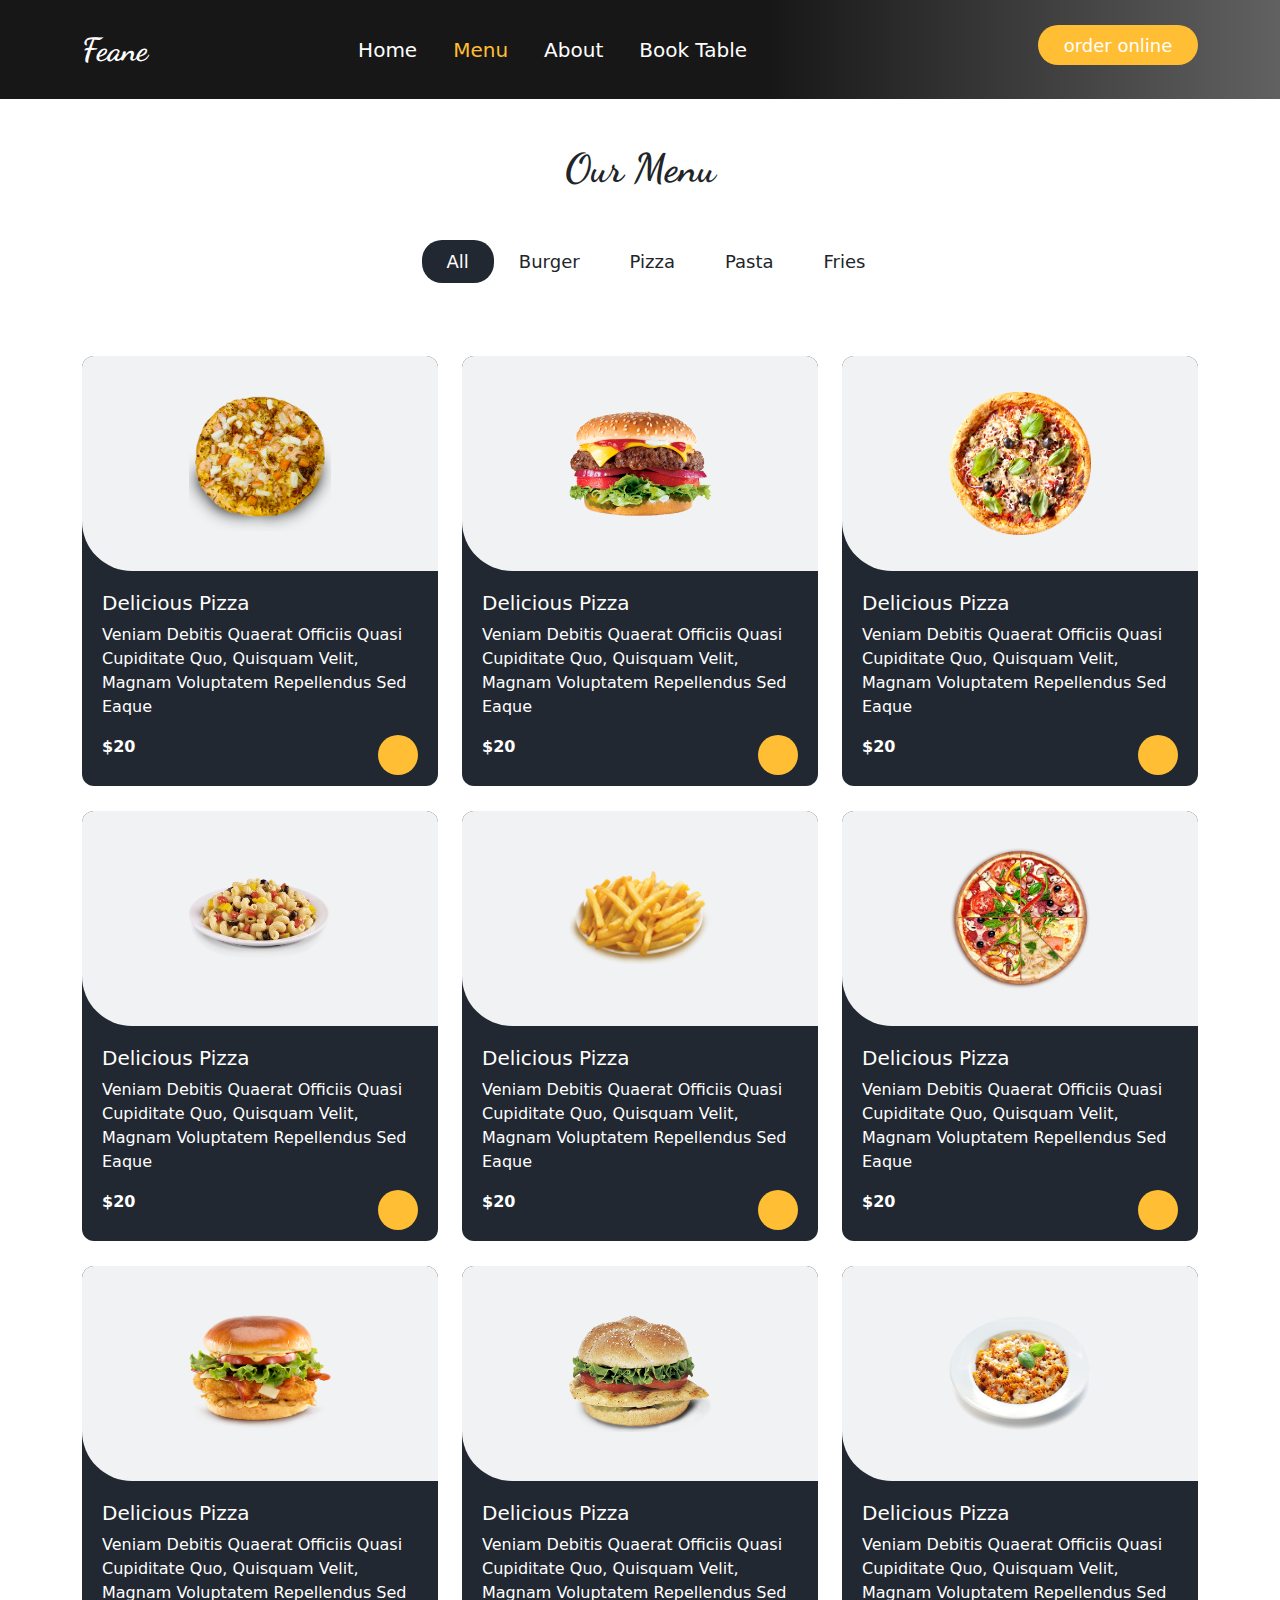
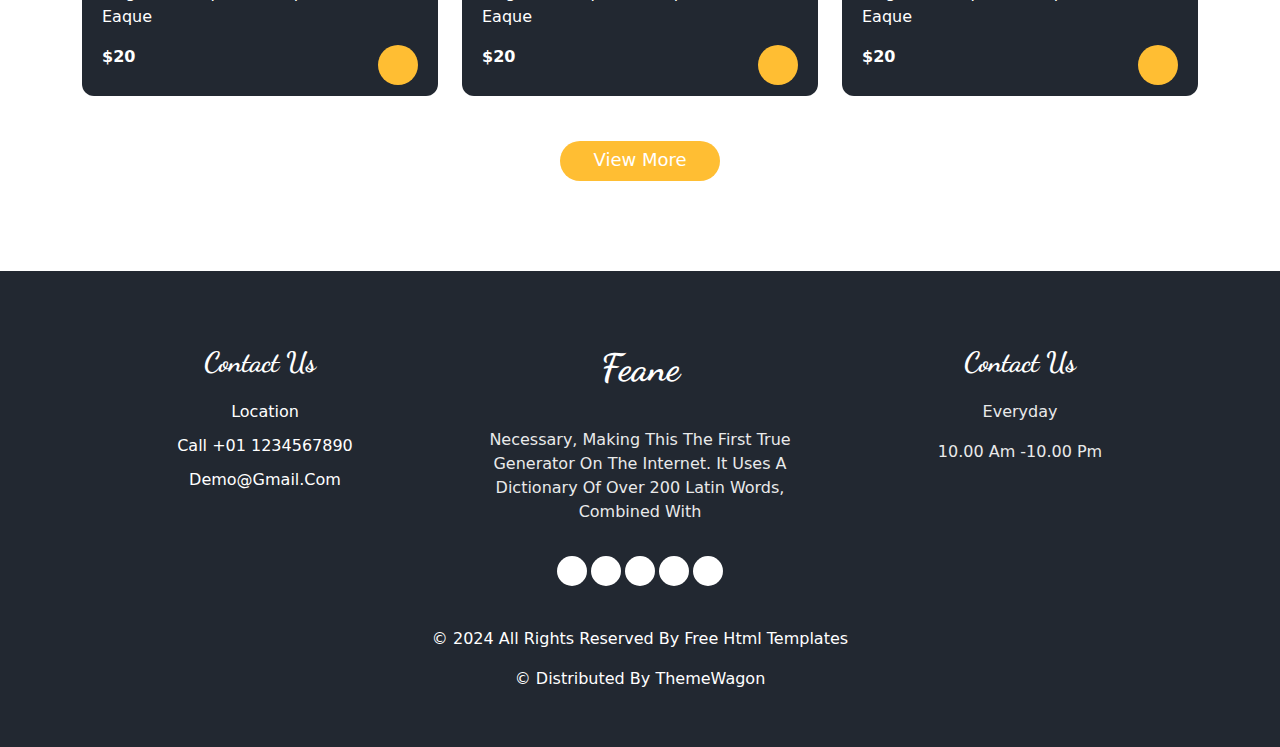
<file: menu.html>
<!DOCTYPE html>
<html lang="en">

<head>
    <meta charset="UTF-8">
    <meta name="viewport" content="width=device-width, initial-scale=1.0">
    <title>menu</title>

    <!-- This link css file-->
    <link rel="stylesheet" href="./all/css/style.css">

    <!-- This link css bootstarb file -->
    <link rel="stylesheet" href="./all/vendor/css_boot_strap/bootstrap.min.css">

    <!-- This link Google fonts -->
    <link rel="preconnect" href="https://fonts.googleapis.com">
    <link rel="preconnect" href="https://fonts.gstatic.com" crossorigin>
    <link
        href="https://fonts.googleapis.com/css2?family=Barlow+Condensed:wght@100;200;300;400;500;600&family=Cairo:wght@200;300;400;500;600;700;800&family=Dancing+Script:wght@400;500;600;700&family=Kanit:wght@300;500&family=Newsreader:opsz,wght@6..72,600&family=Roboto:wght@100;300;400;500&family=Satisfy&display=swap"
        rel="stylesheet">

    <!-- This link Icons  -->
    <link rel="stylesheet" href="https://cdnjs.cloudflare.com/ajax/libs/font-awesome/6.4.2/css/all.min.css"
        integrity="sha512-z3gLpd7yknf1YoNbCzqRKc4qyor8gaKU1qmn+CShxbuBusANI9QpRohGBreCFkKxLhei6S9CQXFEbbKuqLg0DA=="
        crossorigin="anonymous" referrerpolicy="no-referrer">

</head>

<body>

    <!-- start navbar  -->
    <nav class="navbar navbar-expand-lg bg-body-tertiary">
        <div class="container">
            <a class="navbar-brand title_nav" href="#">feane</a>
            <button class="navbar-toggler" type="button" data-bs-toggle="collapse"
                data-bs-target="#navbarSupportedContent" aria-controls="navbarSupportedContent" aria-expanded="false"
                aria-label="Toggle navigation">
                <span class="navbar-toggler-icon"></span>
            </button>

            <div class="collapse navbar-collapse" id="navbarSupportedContent">


                <ul class="navbar-nav mb-2 mb-lg-0">
                    <li class="nav-item ">
                        <a class="nav-link " aria-current="page" href="./index.html">Home</a>
                    </li>
                    <li class="nav-item">
                        <a class="nav-link active" href="#">menu</a>
                    </li>
                    <li class="nav-item">
                        <a class="nav-link" href="about.html">about</a>
                    </li>
                    <li class="nav-item">
                        <a class="nav-link" href="book.html">book table</a>
                    </li>
                </ul>

                <ul class="icons_nav">
                    <li><i class="fa-regular fa-user"></i></li>
                    <li><i class="fa-solid fa-cart-shopping"></i></li>
                    <li><i class="fa-solid fa-magnifying-glass"></i></li>

                    <button class="button">order online</button>
                </ul>


            </div>
        </div>
    </nav>
    <!-- end navbar  -->

    <!-- start section 1 our working  -->
    <section class="sec1">
        <div class="container">
            <div class="header_our text-center">
                <h2>our menu</h2>

                <ul>
                    <li class="list_active">all</li>
                    <li>Burger</li>
                    <li>Pizza</li>
                    <li>Pasta</li>
                    <li>Fries</li>
                </ul>
            </div>

            <div class="all_box_sec1">
                <div class="row">
                    <div class="col-lg-4 col-md-6 col-sm-12">
                        <div class="box_sec1">
                            <div class="img_sec1">
                                <img src="./all/media/f1.png" alt="">
                            </div>
                            <div class="text_sec1">
                                <h4>Delicious Pizza</h4>
                                <p class="p_box_top_sec1">Veniam Debitis Quaerat Officiis Quasi Cupiditate Quo, Quisquam
                                    Velit, Magnam
                                    Voluptatem Repellendus Sed Eaque</p>
                                <div class="icons_box_sec1">
                                    <p>$20</p>
                                    <span><i class="fa-solid fa-cart-shopping"></i></span>
                                </div>
                            </div>
                        </div>
                    </div>
                    <div class="col-lg-4 col-md-6 col-sm-12">
                        <div class="box_sec1">
                            <div class="img_sec1">
                                <img src="./all/media/f2.png" alt="">
                            </div>
                            <div class="text_sec1">
                                <h4>Delicious Pizza</h4>
                                <p class="p_box_top_sec1">Veniam Debitis Quaerat Officiis Quasi Cupiditate Quo, Quisquam
                                    Velit, Magnam
                                    Voluptatem Repellendus Sed Eaque</p>
                                <div class="icons_box_sec1">
                                    <p>$20</p>
                                    <span><i class="fa-solid fa-cart-shopping"></i></span>
                                </div>
                            </div>
                        </div>
                    </div>
                    <div class="col-lg-4 col-md-6 col-sm-12">
                        <div class="box_sec1">
                            <div class="img_sec1">
                                <img src="./all/media/f3.png" alt="">
                            </div>
                            <div class="text_sec1">
                                <h4>Delicious Pizza</h4>
                                <p class="p_box_top_sec1">Veniam Debitis Quaerat Officiis Quasi Cupiditate Quo, Quisquam
                                    Velit, Magnam
                                    Voluptatem Repellendus Sed Eaque</p>
                                <div class="icons_box_sec1">
                                    <p>$20</p>
                                    <span><i class="fa-solid fa-cart-shopping"></i></span>
                                </div>
                            </div>
                        </div>
                    </div>
                    <div class="col-lg-4 col-md-6 col-sm-12">
                        <div class="box_sec1">
                            <div class="img_sec1">
                                <img src="./all/media/f4.png" alt="">
                            </div>
                            <div class="text_sec1">
                                <h4>Delicious Pizza</h4>
                                <p class="p_box_top_sec1">Veniam Debitis Quaerat Officiis Quasi Cupiditate Quo, Quisquam
                                    Velit, Magnam
                                    Voluptatem Repellendus Sed Eaque</p>
                                <div class="icons_box_sec1">
                                    <p>$20</p>
                                    <span><i class="fa-solid fa-cart-shopping"></i></span>
                                </div>
                            </div>
                        </div>
                    </div>
                    <div class="col-lg-4 col-md-6 col-sm-12">
                        <div class="box_sec1">
                            <div class="img_sec1">
                                <img src="./all/media/f5.png" alt="">
                            </div>
                            <div class="text_sec1">
                                <h4>Delicious Pizza</h4>
                                <p class="p_box_top_sec1">Veniam Debitis Quaerat Officiis Quasi Cupiditate Quo, Quisquam
                                    Velit, Magnam
                                    Voluptatem Repellendus Sed Eaque</p>
                                <div class="icons_box_sec1">
                                    <p>$20</p>
                                    <span><i class="fa-solid fa-cart-shopping"></i></span>
                                </div>
                            </div>
                        </div>
                    </div>
                    <div class="col-lg-4 col-md-6 col-sm-12">
                        <div class="box_sec1">
                            <div class="img_sec1">
                                <img src="./all/media/f6.png" alt="">
                            </div>
                            <div class="text_sec1">
                                <h4>Delicious Pizza</h4>
                                <p class="p_box_top_sec1">Veniam Debitis Quaerat Officiis Quasi Cupiditate Quo, Quisquam
                                    Velit, Magnam
                                    Voluptatem Repellendus Sed Eaque</p>
                                <div class="icons_box_sec1">
                                    <p>$20</p>
                                    <span><i class="fa-solid fa-cart-shopping"></i></span>
                                </div>
                            </div>
                        </div>
                    </div>
                    <div class="col-lg-4 col-md-6 col-sm-12">
                        <div class="box_sec1">
                            <div class="img_sec1">
                                <img src="./all/media/f7.png" alt="">
                            </div>
                            <div class="text_sec1">
                                <h4>Delicious Pizza</h4>
                                <p class="p_box_top_sec1">Veniam Debitis Quaerat Officiis Quasi Cupiditate Quo, Quisquam
                                    Velit, Magnam
                                    Voluptatem Repellendus Sed Eaque</p>
                                <div class="icons_box_sec1">
                                    <p>$20</p>
                                    <span><i class="fa-solid fa-cart-shopping"></i></span>
                                </div>
                            </div>
                        </div>
                    </div>
                    <div class="col-lg-4 col-md-6 col-sm-12">
                        <div class="box_sec1">
                            <div class="img_sec1">
                                <img src="./all/media/f8.png" alt="">
                            </div>
                            <div class="text_sec1">
                                <h4>Delicious Pizza</h4>
                                <p class="p_box_top_sec1">Veniam Debitis Quaerat Officiis Quasi Cupiditate Quo, Quisquam
                                    Velit, Magnam
                                    Voluptatem Repellendus Sed Eaque</p>
                                <div class="icons_box_sec1">
                                    <p>$20</p>
                                    <span><i class="fa-solid fa-cart-shopping"></i></span>
                                </div>
                            </div>
                        </div>
                    </div>
                    <div class="col-lg-4 col-md-6 col-sm-12">
                        <div class="box_sec1">
                            <div class="img_sec1">
                                <img src="./all/media/f9.png" alt="">
                            </div>
                            <div class="text_sec1">
                                <h4>Delicious Pizza</h4>
                                <p class="p_box_top_sec1">Veniam Debitis Quaerat Officiis Quasi Cupiditate Quo, Quisquam
                                    Velit, Magnam
                                    Voluptatem Repellendus Sed Eaque</p>
                                <div class="icons_box_sec1">
                                    <p>$20</p>
                                    <span><i class="fa-solid fa-cart-shopping"></i></span>
                                </div>
                            </div>
                        </div>
                    </div>
                </div>
            </div>
            <div class="btn_sec1">
                <div class="but_sec1_bottom text-center">view more</div>
            </div>
        </div>

    </section>
    <!-- end section 1 our working  -->

    <!-- start footer  -->
    <footer>
        <div class="container">
            <div class="row">
                <div class="col-lg-4 col-md-4 col-sm12">
                    <div class="all_footer_top">
                        <div class="footer_contact">
                            <div class="header_footer_top">
                                <h2>Contact Us</h2>
                            </div>
                            <div class="links_contact">
                                <div>
                                    <i class="fa-solid fa-location-dot"></i>
                                    <p class="footer_contact_p">location</p>
                                </div>
                                <div>
                                    <i class="fa-solid fa-phone"></i>
                                    <p class="footer_contact_p">call +01 1234567890</p>
                                </div>
                                <div>
                                    <i class="fa-solid fa-envelope"></i>
                                    <p class="footer_contact_p">demo@gmail.com</p>
                                </div>
                            </div>
                        </div>
                    </div>
                </div>

                <div class="col-lg-4 col-md-4 col-sm12">
                    <div class="all_footer_social">
                        <div class="header_footer_top">
                            <h2>feane</h2>
                        </div>

                        <div class="social_p">
                            <p>Necessary, making this the first true generator on the Internet. It uses a dictionary of
                                over 200 Latin words, combined
                                with</p>
                        </div>

                        <div class="social_Icons_footer">
                            <div>
                                <i class="fa-brands fa-facebook-f"></i>
                            </div>
                            <div>
                                <i class="fa-brands fa-twitter"></i>
                            </div>
                            <div>
                                <i class="fa-brands fa-linkedin"></i>
                            </div>
                            <div>
                                <i class="fa-brands fa-instagram"></i>
                            </div>
                            <div>
                                <i class="fa-brands fa-pinterest"></i>
                            </div>
                        </div>
                    </div>
                </div>

                <div class="col-lg-4 col-md-4 col-sm12">
                    <div class="all_footer_right">
                        <div class="header_footer_top">
                            <h2>Contact Us</h2>
                        </div>
                        <div class="text_footer_right">
                            <p>Everyday</p>
                            <p>10.00 Am -10.00 Pm</p>
                        </div>
                    </div>
                </div>

            </div>

            <div class="text_footer_bottom">
                <p>© 2024 All Rights Reserved By Free Html Templates</p>
                <p>© Distributed By ThemeWagon</p>
            </div>
        </div>
    </footer>
    <!-- end footer  -->

    <script src="./all/vendor/js_bootstrap/bootstrap.bundle.min.js"></script>

</body>

</html>
</file>
<file: all/css/style.css>
* {
    padding: 0;
    margin: 0;
    box-sizing: border-box;
    text-transform: capitalize;
}


:root {
    --font_dancing: 'Dancing Script';
    --btn_color: #ffbe33;
    --dark_color: #222831;
}

.active {
    color: var(--btn_color) !important;
}

button {
    transition: all 0.5s;
}

button:hover {
    background-color: #e69c00 !important;
}


/* start navbar */


.navbar {
    background-image: linear-gradient(to right, rgb(10 9 9 / 94%) 60%, rgb(27 25 25 / 68%)) !important;
}


.collapse {
    display: flex;
    justify-content: space-between;
    align-items: center;
    padding: 10px 0;
    text-transform: uppercase;
}

@media (max-width:992px) {
    .collapse {
        flex-direction: column;
        justify-content: center;
        align-items: center;
        width: 100%;
    }

    .navbar-nav {
        text-align: center;
    }

    .icons_nav {
        text-align: center;
        justify-content: center;
    }
}

.title_nav {
    font-size: 32px !important;
    font-family: var(--font_dancing);
    font-weight: bold;
    color: white !important;
}

.navbar-nav {
    padding-left: 18% !important;
}

.navbar-nav li {
    margin-right: 20px;
}

.navbar-nav li a {
    color: white !important;
    font-size: 20px;
}

.navbar-nav li :hover {
    color: var(--btn_color) !important;
    cursor: pointer;
}

.icons_nav {
    display: flex;
    align-items: center;
    list-style: none;
    color: white;
    margin-top: 7px;
}

.icons_nav li {
    margin-left: 20px;
    cursor: pointer;
}

.icons_nav li:hover {
    color: var(--btn_color);
}

.icons_nav .button {
    width: 160px;
    height: 40px;
    padding: 5px;
    border-radius: 20px;
    background-color: var(--btn_color);
    color: white;
    border: none;
    margin-left: 15px;
    font-size: 18px;
}

.collapse .navbar-nav li .active {
    color: var(--btn_color) !important;
}

.navbar-toggler {
    background-color: white !important;
}

/* end navbar */


/* start header  */

.landing {
    background-image: url(../media/hero-bg.jpg);
    width: 100%;
    height: calc(100vh - 99px);
    background-position: center;
    background-repeat: no-repeat;
    background-size: cover;
    display: flex;
    align-items: center;
    color: white;
}


.landing h1 {
    font-family: var(--font_dancing);
    margin-bottom: 15px;
    font-size: 56px;
}

.landing .button {
    width: 160px;
    height: 40px;
    padding: 5px;
    border-radius: 20px;
    background-color: var(--btn_color);
    color: white;
    border: none;
    font-size: 18px;
}

/* end header  */


/* start header Element  */
.header_element {
    padding-top: 45px;
}

.all_element_header {
    background-color: var(--dark_color);
    display: flex;
    align-items: center;
    color: white;
    padding: 20px 15px;
    margin-bottom: 30px;
    border-radius: 5px;
}

.img_header_element {
    overflow: hidden;
    width: 175px;
    height: 175px;
    border-radius: 50%;
    border: solid 5px var(--btn_color);
    margin-right: 15px;
}

.img_header_element img {
    width: 100%;
    transition: 0.3s;
}

.text_header_element h2 {
    font-size: 20px;
    font-family: var(--font_dancing);
}

.text_header_element p {
    font-family: var(--font_dancing);
    font-size: 40px;
}

.text_header_element p span {
    font-size: 1rem;
}

.text_header_element button {
    width: 160px;
    height: 40px;
    padding: 5px;
    border-radius: 20px;
    background-color: var(--btn_color);
    color: white;
    border: none;
    font-size: 18px;
}

.img_header_element img:hover {
    transform: scale(1.1);
    cursor: pointer;
}

@media (min-width:767px) and (max-width:992px) {
    .all_element_header {
        flex-direction: column;
        text-align: center;
        font-weight: bold;
        border-radius: 10px;
    }

    .text_header_element h2 {
        margin-top: 10px;
        font-size: 25px;
    }

    .text_header_element button {
        margin-bottom: 10px;
        padding: 0 18px;
        font-weight: 400;

    }
}

@media (max-width:430px) {
    .all_element_header {
        flex-direction: column;
        text-align: center;
        font-weight: bold;
        border-radius: 10px;
    }

    .text_header_element h2 {
        margin-top: 10px;
        font-size: 25px;
    }

    .text_header_element button {
        margin-bottom: 10px;
        padding: 0 18px;
        font-weight: 400;

    }
}



/* end header Element  */


/* start section 1 our working */
.sec1 {
    padding-top: 45px;
    margin-bottom: 90px;
}

.sec1 .header_our h2 {
    font-size: 40px;
    font-family: var(--font_dancing);
    font-weight: bold;
    margin-bottom: 8px;
}

.sec1 .header_our ul {
    list-style: none;
    display: flex;
    flex-wrap: wrap;
    align-items: center;
    justify-content: center;
    margin: 3rem 0;
}

.sec1 .header_our ul li {
    display: inline-block;
    font-size: 18px;
    padding: 8px 25px;
    cursor: pointer;
}

.list_active {
    background-color: var(--dark_color);
    color: white;
    border-radius: 20px;
}


.box_sec1 {
    background-color: var(--dark_color);
    max-width: 100%;
    height: 430px;
    border-radius: 12px;
    overflow: hidden;
    margin-top: 25px;
}

.box_sec1 .img_sec1 {
    max-width: 100%;
    height: 50%;
    overflow: hidden;
    display: flex;
    justify-content: center;
    align-items: center;
    background-color: #f1f2f3;
    border-radius: 0 0 0 50px;

}

.box_sec1 .img_sec1 img {
    max-width: 40%;
    transition: all 0.3s;
}

.box_sec1 .img_sec1 img:hover {
    transform: scale(1.1);
    cursor: pointer;
}

.box_sec1 .text_sec1 {
    color: white;
    padding: 20px;
}

.box_sec1 .text_sec1 h4 {
    font-size: 20px;
}

.box_sec1 .text_sec1 .p_box_top_sec1 {
    font-size: 16px;
}

.icons_box_sec1 {
    display: flex;
    justify-content: space-between;
    align-items: center !important;
    font-weight: bold;
}

.icons_box_sec1 span {
    display: flex;
    justify-content: center;
    align-items: center;
    width: 40px;
    height: 40px;
    background-color: var(--btn_color);
    border-radius: 50%;
    text-align: center;

}

.btn_sec1 {
    display: flex;
    justify-content: center;
    align-items: center;
    margin-top: 45px;
}

.but_sec1_bottom {
    width: 160px;
    height: 40px;
    padding: 5px;
    border-radius: 20px;
    background-color: var(--btn_color);
    color: white;
    border: none;
    font-size: 18px;
    cursor: pointer;
}

/* end section 1 our working */

/* start section 2 */


.sec2 {
    background-color: var(--dark_color);
    padding: 80px 0;
}

.all_sec2 {
    display: flex;
    flex-wrap: wrap;
    justify-content: center;
    align-items: center;
}

.sec2 .img_sec2 {
    max-width: 445px;
}

.sec2 .img_sec2 img {
    max-width: 100%;
}

.text_sec2 {
    color: white;
}

.text_sec2 h2 {
    font-family: var(--font_dancing);
    font-size: 40px;
    font-weight: bold;
}

.text_sec2 p {
    margin: 20px 0;
}

.text_sec2 button {
    width: 160px;
    height: 40px;
    padding: 5px;
    border-radius: 20px;
    background-color: var(--btn_color);
    color: white;
    border: none;
    font-size: 18px;
    margin-top: 10px;
    text-transform: capitalize;
    font-weight: 400;
}

@media (min-width:767px) and (max-width:992px) {
    .img_sec2 {
        max-width: 330px;
    }
}

@media (max-width:767px) {
    .all_sec2 {
        flex-direction: column-reverse;
    }

    .img_sec2 {
        margin-top: 40px;
    }
}

/* end section 2 */

/* start section 3 form   */

.sec3 {
    margin-top: 80px;
}

.sec3 .header_sec3 h2 {
    font-family: var(--font_dancing);
    font-size: 40px;
}

.form_sec3 form div {
    max-width: 100%;
    height: 50px;
    margin: 25px 0;
}

.form_sec3 form div input {
    width: 100%;
    height: 100%;
    padding: 10px 18px;
}

.btn_sec3 button {
    width: 160px;
    height: 40px;
    padding: 5px;
    border-radius: 20px;
    background-color: var(--btn_color);
    color: white;
    border: none;
    font-size: 18px;
    text-transform: uppercase;
    font-weight: 400;
    margin: 20px 0;
}



.map_sec3 {
    max-width: 100%;
    height: 350px;
    overflow: hidden;
    margin-top: 22px;
    border-radius: 10px;
}

.map_sec3 iframe {
    width: 100%;
    height: 100%;
}

/* end section 3 form   */

/* start section 4 */
.sec4 {
    margin: 80px 0;
}

.sec4 .header_sec4 {
    margin-bottom: 40px;
}

.sec4 .header_sec4 h2 {
    text-align: center;
    font-family: var(--font_dancing);
    font-size: 40px;
    font-weight: bold;

}

.all_sec4 {
    display: flex;
    flex-wrap: wrap;
    flex-direction: column;
    margin-bottom: 20px;
}

.all_sec4 .text_sec4 {
    max-width: 100%;
    background-color: var(--dark_color);
    color: white;
    padding: 20px;
    border-radius: 10px;
    margin-bottom: 20px;
}

.img_sec4 {
    width: 115px;
    height: 115px;
    overflow: hidden;
    border-radius: 50%;
    border: solid 5px var(--btn_color);
}

.text_sec4 p {
    font-size: 15px;
    margin: 10px 0;
}

.text_sec4 h5 {
    font-size: 18px;
    margin-top: 15px;
}

.img_sec4 img {
    width: 100%;
}

.left_and_right_sec4 {
    display: flex;
    flex-wrap: wrap;
    justify-content: center;
    align-items: center;
    margin-top: 40px;
}

.arrow_sec4 {
    width: 45px;
    height: 45px;
    background-color: var(--btn_color);
    display: flex;
    justify-content: center;
    align-items: center;
    border-radius: 50%;
    margin-right: 10px;
    color: white;
    cursor: pointer;
}

/* end section 4 */


/* start footer  */

footer {
    background-color: var(--dark_color);
    color: white;
    padding: 75px 0 40px;
}

footer .header_footer_top h2 {
    font-family: var(--font_dancing);
    font-size: 28px;
    font-weight: bold;
    margin-bottom: 20px;
    display: flex;
    flex-wrap: wrap;
    justify-content: center;
    align-items: center;
}

footer .links_contact div {
    display: flex;
    flex-wrap: wrap;
    justify-content: center;
    align-items: center;
    margin: 10px;
}

footer .links_contact div .footer_contact_p {
    margin-bottom: 0;
    margin-left: 10px;
}

.all_footer_social .header_footer_top h2 {
    font-size: 38px;
}

.all_footer_social div {
    display: flex;
    flex-wrap: wrap;
    max-width: 100%;
    justify-content: center;
    align-items: center;
    margin-bottom: 16px;
    text-align: center;
}

.social_Icons_footer div {
    width: 30px;
    height: 30px;
    border-radius: 50%;
    background-color: white;
    color: black;
    margin: 0 2px;
}

.social_p {
    opacity: 0.9;
}

.social_Icons_footer div:hover {
    color: var(--btn_color);
    cursor: pointer;
}

.all_footer_right {
    display: flex;
    justify-content: center;
    align-items: center;
    flex-direction: column;
    text-align: center;
}

.text_footer_right {
    opacity: 0.9;
}

.text_footer_bottom {
    text-align: center;
    margin-top: 25px;
}

@media (max-width:767px) {

    .all_footer_right,
    .all_footer_social,
    .all_footer_top {
        margin-bottom: 30px;
    }

}

/* end footer  */
</file>
